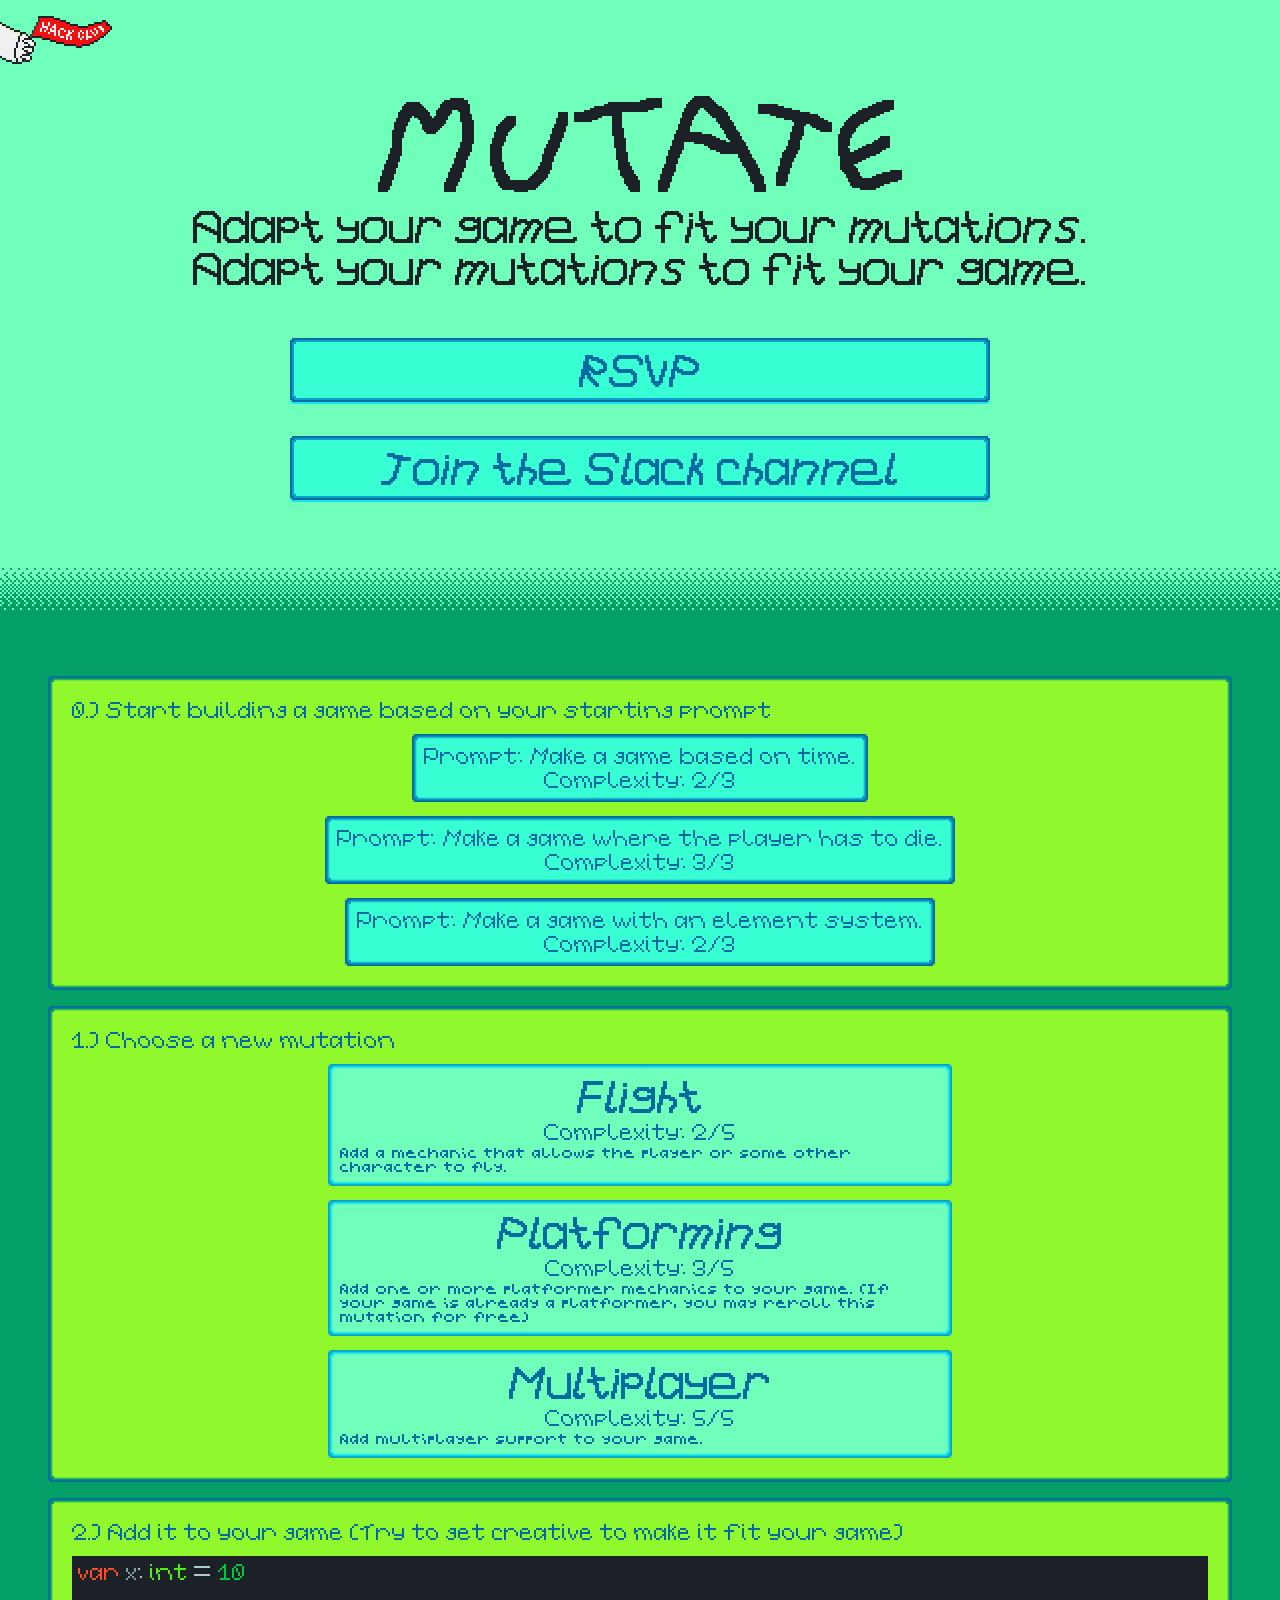
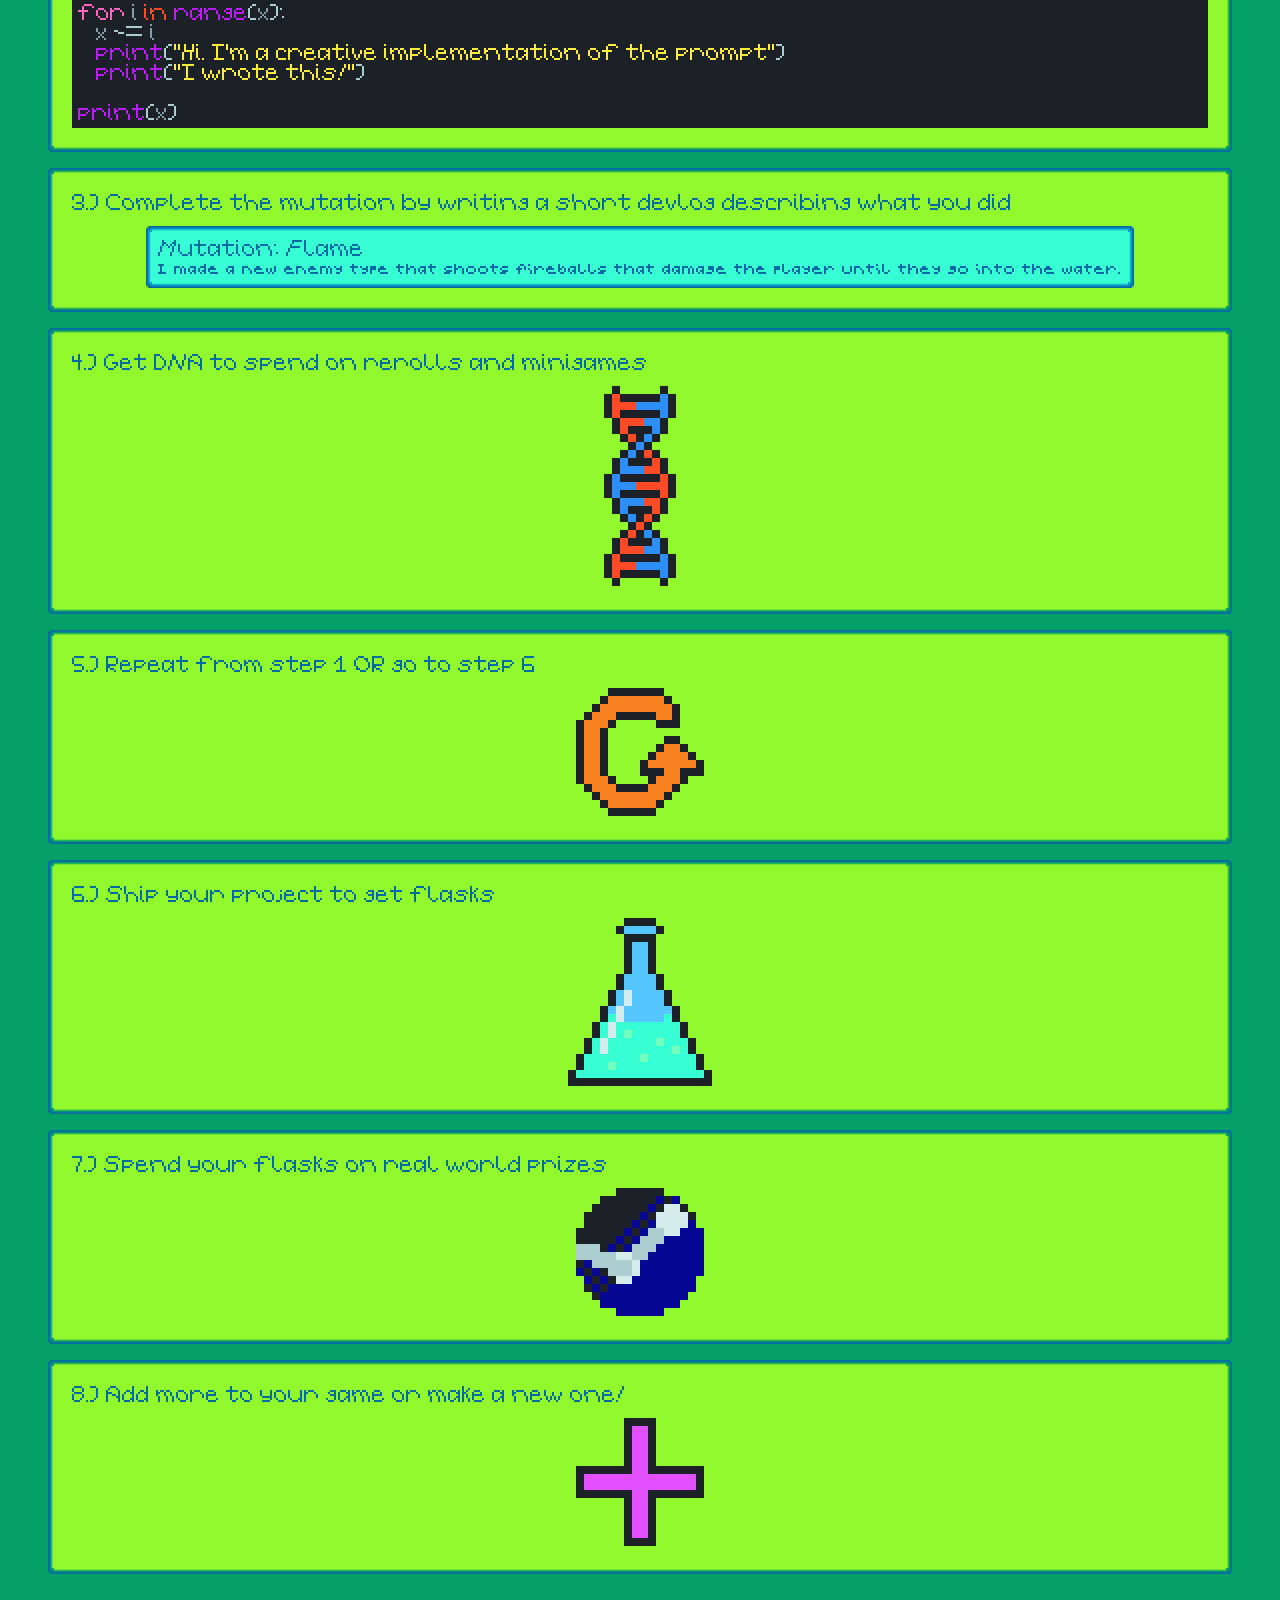
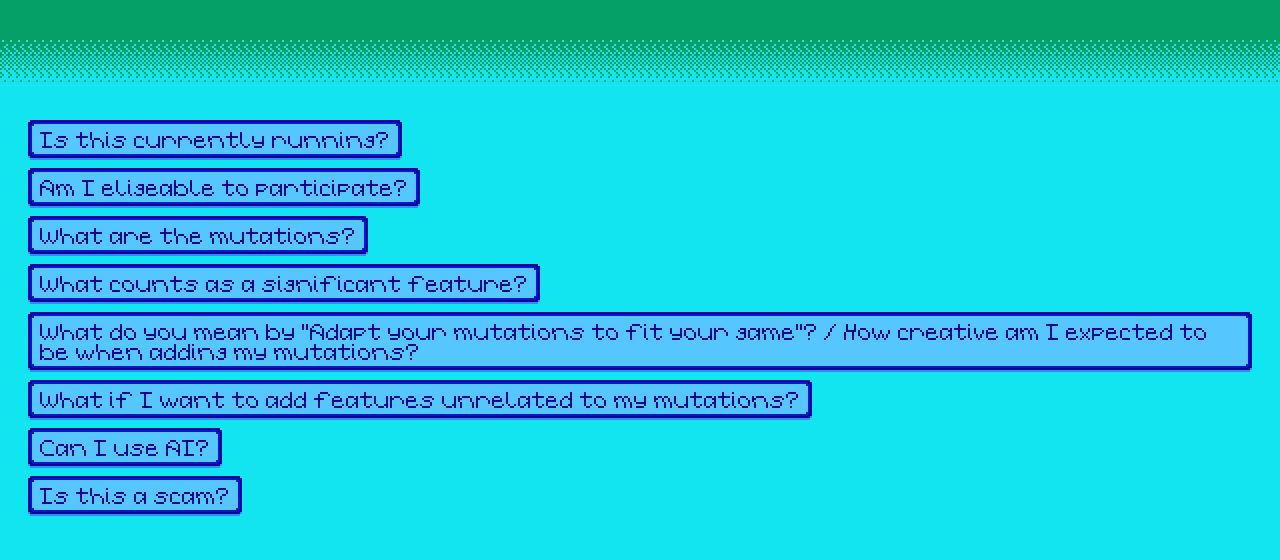
<file: index.html>
<!DOCTYPE html>
<html>

<head>
  <meta charset="utf-8">
  <meta name="viewport" content="width=device-width">
  <title>Mutate</title>
  <link href="style.css" rel="stylesheet" type="text/css" />
</head>

<body>
  <img src="sprites/orpheus_flag.png" alt="Orpheus holding flag" id="orpheus-flag" usemap="#flag-map"/>
  <map name="flag-map">
    <area shape="poly" href="https://hackclub.com/" alt="Orpheus Flag" id="orpheus-flag-area" onmouseenter="flagHovered()" onmouseleave="flagUnhovered()" onmousedown="flagPressed()" onmouseup="flagUnpressed()">
  </map>
  <img src="sprites/mutate_logo.png" alt="Mutate Logo" id="mutate-logo"/>
  <p class="large-text text-center" id="motto-subheader">Adapt your game to fit your mutations.<br>Adapt your mutations to fit your game.</p>
  <button class="large-text text-center big-button" id="rsvp-button" onclick="window.open('https://rsvp.hackclub.community/mutate')" type="button">RSVP</button>
  <button class="large-text text-center big-button" id="slack-button" onclick="window.open('https://hackclub.enterprise.slack.com/archives/C0AM5T8FWEN')" type="button">Join the Slack channel</button>
  <div class="dither-bar" id="steps-dither"></div>
  <div id="steps-holder">
    <div class="step" id="step-0">
      <p class="medium-text text-left step-title">0.) Start building a game based on your starting prompt</p>
    </div>
    <div class="step" id="step-1">
      <p class="medium-text text-left step-title">1.) Choose a new mutation</p>
    </div>
    <div class="step" id="step-2">
      <p class="medium-text text-left step-title">2.) Add it to your game (Try to get creative to make it fit your game)</p>
      <div id="example-code">
        <p class="medium-text text-left">
          <span class="var">var</span> <span class="name">x</span>: <span class="type">int</span> = <span class="num">10</span>
          <br><br><span class="flow">for</span> <span class="name">i</span> <span class="var">in</span> <span class="func">range</span>(<span class="name">x</span>):
          <br>&nbsp;&nbsp;&nbsp;<span class="name">x</span> -= <span class="name">i</span>
          <br>&nbsp;&nbsp;&nbsp;<span class="func">print</span>(<span class="string">"Hi. I'm a creative implementation of the prompt"</span>)
          <br>&nbsp;&nbsp;&nbsp;<span class="func">print</span>(<span class="string">"I wrote this!"</span>)
          <br><br><span class="func">print</span>(<span class="name">x</span>)
        </p>
      </div>
    </div>
    <div class="step" id="step-3">
      <p class="medium-text text-left step-title">3.) Complete the mutation by writing a short devlog describing what you did</p>
      <div class="prompt-box">
        <p class="medium-text text-left">Mutation: Flame</p>
        <p class="small-text text-left">I made a new enemy type that shoots fireballs that damage the player until they go into the water.</p>
      </div>
    </div>
    <div class="step" id="step-4">
      <p class="medium-text text-left step-title">4.) Get DNA to spend on rerolls and minigames</p>
      <img src="sprites/dna.png" alt="DNA" id="dna"/>
    </div>
    <div class="step" id="step-5">
      <p class="medium-text text-left step-title">5.) Repeat from step 1 OR go to step 6</p>
      <img src="sprites/repeat.png" alt="Repeat" id="repeat"/>
    </div>
    <div class="step" id="step-6">
      <p class="medium-text text-left step-title">6.) Ship your project to get flasks</p>
      <img src="sprites/flask.png" alt="Flask" id="flask"/>
    </div>
    <div class="step" id="step-7">
      <p class="medium-text text-left step-title">7.) Spend your flasks on real world prizes</p>
      <img src="sprites/steam.png" alt="Steam Logo" id="steam"/>
    </div>
    <div class="step" id="step-8">
      <p class="medium-text text-left step-title">8.) Add more to your game or make a new one!</p>
      <img src="sprites/plus.png" alt="Plus" id="plus"/>
    </div>
  </div>
  <div class="dither-bar" id="faq-dither"></div>
  <div id="faq-holder"></div>
  <script src="script.js"></script>
</body>

</html>
</file>
<file: style.css>
@media (width < 550px) {
  :root {
    --scale: 1;
  }
}

@media (width >= 550px) and (width < 1600px) {
  :root {
    --scale: 2;
  }
}

@media (width >= 1600px) and (width < 2700px) {
  :root {
    --scale: 3;
  }
}

@media (width >= 2700px) {
  :root {
    --scale: 4;
  }
}

@font-face {
  font-family: 'Mutated Small';
  src: url(fonts/Mutated\ Small.ttf);
  font-display: swap;
}

@font-face {
  font-family: 'Mutated Medium';
  src: url(fonts/Mutated\ Medium.ttf);
  font-display: swap;
}

@font-face {
  font-family: 'Mutated Large';
  src: url(fonts/Mutated\ Large.ttf);
  font-display: swap;
}

html {
  height: 100%;
  width: 100%;
}

body {
  background-color: #71ffbc;
  height: fit-content;
  width: stretch;
  padding: calc(var(--scale) * 48px) calc(var(--scale) * 4px) 0;
  margin: 0;
}

#orpheus-flag {
  margin: 0;
  position: fixed;
  top: calc(var(--scale) * 4px);
  left: 0;
  height: calc(var(--scale) * 32px);
  width: calc(var(--scale) * 56px);
  image-rendering: pixelated;
}

area {
  scale: var(--scale);
}

#mutate-logo {
  height: calc(var(--scale) * 48px);
  width: calc(var(--scale) * 262px);
  align-self: center;
  image-rendering: pixelated;
  margin: 0 calc((100% - (var(--scale) * 262px)) / 2);
}

#motto-subheader {
  margin-block-start: calc(var(--scale) * 5px);
  margin-block-end: calc(var(--scale) * 16px);
}

.big-button {
  border-radius: 0;
  border-width: calc(var(--scale) * 1px);
  border-style: solid;
  background: none;
  border-image-source: url(sprites/big_button.png);
  border-image-slice: 4 fill;
  border-image-width: calc(var(--scale) * 4px);
  border-image-repeat: repeat;
  color: #046aa2;
  width: min(calc(100% - var(--scale) * 32px), calc(var(--scale) * 350px));
  margin: calc(var(--scale) * 8px) calc((100% - min(calc(100% - var(--scale) * 32px), calc(var(--scale) * 350px))) / 2);
  padding: calc(var(--scale) * 5px) calc(var(--scale) * 5px);
  image-rendering: pixelated;
}

.big-button:hover {
  border-image-source: url(sprites/big_button_hovered.png);
  color: #313a42;
}

.big-button:active {
  border-image-source: url(sprites/big_button_pressed.png);
  color: #1b2127;
}

#slack-button {
  margin-bottom: calc(var(--scale) * 32px);
}

#steps-holder {
  width: stretch;
  margin: 0 calc(var(--scale) * -4px);
  padding: calc(var(--scale) * 24px) calc(var(--scale) * 8px + var(--scale) * 4px);
  background-color: #05a067;
}

.step {
  margin: calc(var(--scale) * 8px) calc(var(--scale) * 12px);
  background: none;
  border-image-source: url(sprites/step.png);
  border-image-slice: 3 fill;
  border-image-width: calc(var(--scale) * 3px);
  border-image-repeat: repeat;
  padding: calc(var(--scale) * 12px);
}

.step-title {
  margin: 0;
  color: #046aa2;
}

.prompt-box {
  background: none;
  border-image-source: url(sprites/prompt.png);
  border-image-slice: 3 fill;
  border-image-width: calc(var(--scale) * 3px);
  border-image-repeat: repeat;
  padding: calc(var(--scale) * 6px);
  padding-bottom: calc(var(--scale) * 4px);
  width: fit-content;
  margin: calc(var(--scale) * 7px) auto 0;
  & >p {
    margin: 0 0 calc(var(--scale) * 2px);
    color: #046aa2;
  }
}

.mutation-box {
  background: none;
  border-image-source: url(sprites/mutation.png);
  border-image-slice: 3 fill;
  border-image-width: calc(var(--scale) * 3px);
  border-image-repeat: repeat;
  padding: calc(var(--scale) * 6px);
  padding-bottom: calc(var(--scale) * 4px);
  max-width: calc(var(--scale) * 300px);
  margin: calc(var(--scale) * 7px) auto 0;
  & >p {
    margin: 0 0 calc(var(--scale) * 2px);
    color: #046aa2;
  }
}

#example-code {
  margin: calc(var(--scale) * 7px) auto 0;
  padding: calc(var(--scale) * 3px);
  background: #1b2127;
  & >p {
    margin: 0;
    color: #adced1;
    & >span {
      margin: 0;
    }
    & >span.var {
      color: #fb4c27;
    }
    & >span.name {
      color: #839fa5;
    }
    & >span.type {
      color: #4df012;
    }
    & >span.num {
      color: #03c63a;
    }
    & >span.flow {
      color: #ff65c1;
    }
    & >span.func {
      color: #bc1cf7;
    }
    & >span.string {
      color: #fcec3b;
    }
  }
}

#dna {
  margin: calc(var(--scale) * 7px) calc((100% - var(--scale) * 36px) / 2) 0;
  width: calc(var(--scale) * 36px);
  height: calc(var(--scale) * 100px);
  image-rendering: pixelated;
}

#repeat, #plus, #steam {
  margin: calc(var(--scale) * 7px) calc((100% - var(--scale) * 64px) / 2) 0;
  width: calc(var(--scale) * 64px);
  height: calc(var(--scale) * 64px);
  image-rendering: pixelated;
}

#flask {
  margin: calc(var(--scale) * 7px) calc((100% - var(--scale) * 72px) / 2) 0;
  width: calc(var(--scale) * 72px);
  height: calc(var(--scale) * 84px);
  image-rendering: pixelated;
}

.dither-bar {
  background-repeat: repeat-x;
  background-size: calc(var(--scale) * 8px) calc(var(--scale) * 23px);
  margin: 0 calc(var(--scale) * -4px) 0;
  height: calc(var(--scale) * 23px);
  width: stretch;
  image-rendering: pixelated;
}

#steps-dither {
  background-image: url(sprites/dither_to_steps.png);
}

#faq-dither {
  background-image: url(sprites/dither_to_faq.png);
}

#faq-holder {
  width: stretch;
  margin: 0 calc(var(--scale) * -4px);
  padding: calc(var(--scale) * 16px) calc(var(--scale) * 8px + var(--scale) * 4px) calc(var(--scale) * 20px);
  background-color: #12e5f0;
}

.faq-pair {
  width: auto;
  padding: calc(var(--scale) * 2px);
}

.faq-question{
  border-radius: 0;
  border-width: calc(var(--scale) * 1px);
  border-style: solid;
  background: none;
  border-image-source: url(sprites/faq_button.png);
  border-image-slice: 4 fill;
  border-image-width: calc(var(--scale) * 4px);
  border-image-repeat: repeat;
  color: #060894;
  width: stretch;
  margin: 0;
  padding: calc(var(--scale) * 4px) calc(var(--scale) * 5px);
  image-rendering: pixelated;
}

.faq-question:hover {
  border-image-source: url(sprites/faq_button_hovered.png);
  color: #313a42;
}

.faq-question:active {
  border-image-source: url(sprites/faq_button_pressed.png);
  color: #1b2127;
}

.faq-pair[open="false"] > .faq-answer {
  display: none;
}

.faq-pair[open="true"] > .faq-answer {
  visibility: visible;
  margin: calc(var(--scale) * -1px) 0 0;
  background: none;
  border-image-source: url(sprites/faq_answer.png);
  border-image-slice: 3 fill;
  border-image-width: calc(var(--scale) * 3px);
  border-image-repeat: repeat;
  color: #060894;
  padding: calc(var(--scale) * 2px) calc(var(--scale) * 4px) calc(var(--scale) * 3px);
}

p, p > span {
  -webkit-font-smoothing: none;
  font-smooth: never;
  font-synthesis-weight: none;
  color: #1b2127;
}

.large-text, .large-text > span {
  font-family: 'Mutated Large';
  font-size: calc(var(--scale) * 16px);
  line-height: calc(var(--scale) * 21px);
}

.medium-text, .medium-text > span {
  font-family: 'Mutated Medium';
  font-size: calc(var(--scale) * 8px);
  line-height: calc(var(--scale) * 10px);
}

.small-text, .small-text > span {
  font-family: 'Mutated Small';
  font-size: calc(var(--scale) * 5px);
  line-height: calc(var(--scale) * 7px);
}

.text-left {
  text-align: left;
}

.text-center {
  text-align: center;
}

.text-right {
  text-align: right;
}
</file>
